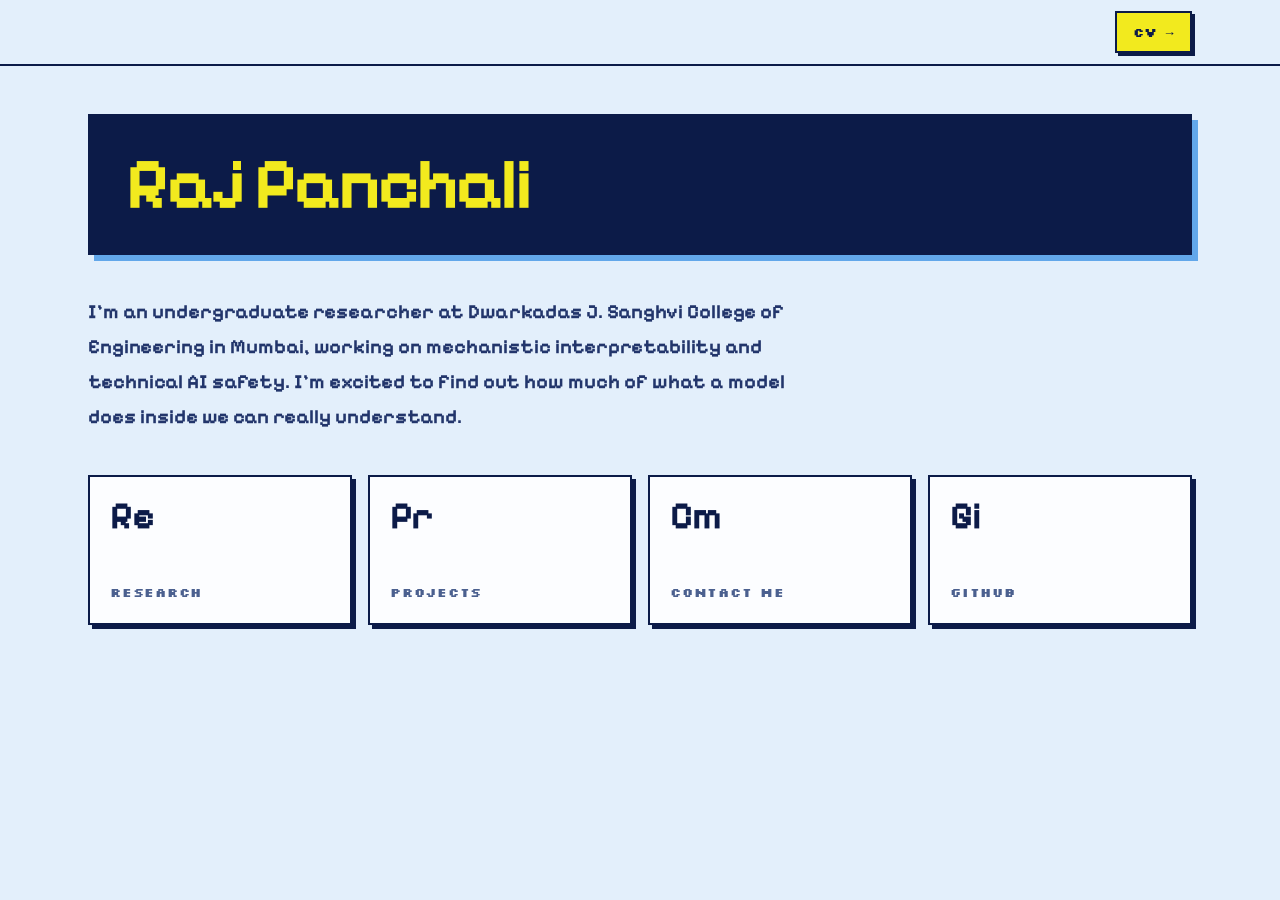
<file: index.html>
<!doctype html>
<html lang="en">
<head>
<meta charset="utf-8">
<meta name="viewport" content="width=device-width, initial-scale=1">
<title>Raj Panchali</title>
<meta name="description" content="Raj Panchali — undergraduate researcher in mechanistic interpretability and technical AI safety.">
<link rel="preconnect" href="https://fonts.googleapis.com">
<link rel="preconnect" href="https://fonts.gstatic.com" crossorigin>
<link rel="stylesheet" href="https://fonts.googleapis.com/css2?family=Pixelify+Sans:wght@400..700&family=Silkscreen:wght@400;700&display=swap">
<link rel="stylesheet" href="style.css">
</head>
<body class="is-home">

<header class="topbar">
  <div class="wrap">
    <a class="cv-btn" href="cv.pdf">
      <span>CV</span>
      <span aria-hidden="true">&rarr;</span>
    </a>
  </div>
</header>

<main>
  <div class="wrap">

    <div class="home-banner">
      <h1>Ra<span class="dotj">j</span> Panchali</h1>
    </div>

    <p class="intro">
      I'm an undergraduate researcher at Dwarkadas J. Sanghvi College of Engineering in Mumbai,
      working on mechanistic interpretability and technical AI safety. I'm excited to find out how
      much of what a model does inside we can really understand.
    </p>

    <nav class="home-grid">
      <a href="research.html">
        <span class="tile-abbr">Re</span>
        <span class="tile-label">research</span>
      </a>
      <a href="projects.html">
        <span class="tile-abbr">Pr</span>
        <span class="tile-label">projects</span>
      </a>
      <a href="contact.html">
        <span class="tile-abbr">Cm</span>
        <span class="tile-label">contact me</span>
      </a>
      <a href="https://github.com/slickdog99" rel="noopener noreferrer" target="_blank">
        <span class="tile-abbr">Gi</span>
        <span class="tile-label">github</span>
      </a>
    </nav>

  </div>
</main>

<script src="site.js"></script>
</body>
</html>
</file>
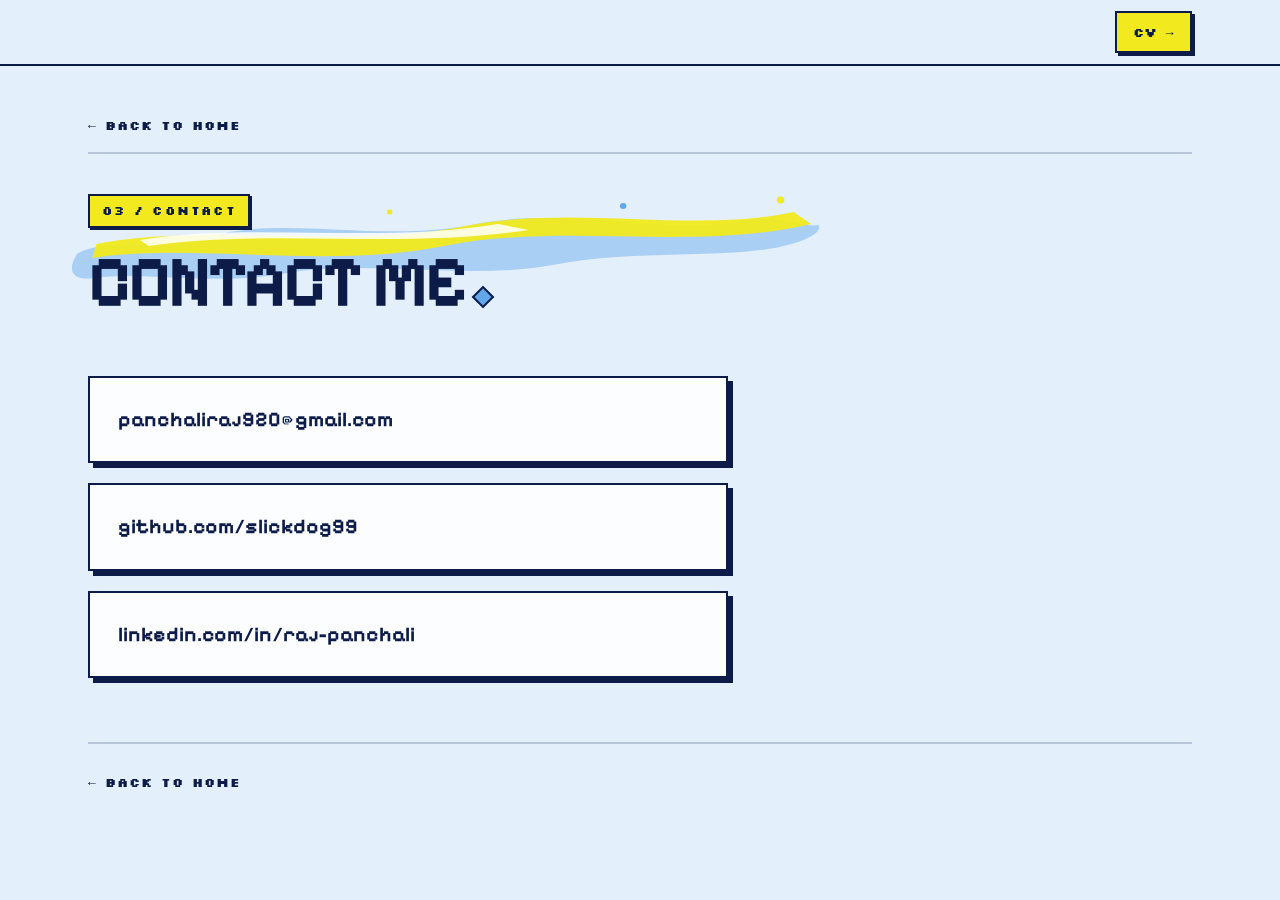
<file: contact.html>
<!doctype html>
<html lang="en">
<head>
<meta charset="utf-8">
<meta name="viewport" content="width=device-width, initial-scale=1">
<title>Contact — Raj Panchali</title>
<meta name="description" content="Get in touch with Raj Panchali — email, GitHub, and CV.">
<link rel="preconnect" href="https://fonts.googleapis.com">
<link rel="preconnect" href="https://fonts.gstatic.com" crossorigin>
<link rel="stylesheet" href="https://fonts.googleapis.com/css2?family=Pixelify+Sans:wght@400..700&family=Silkscreen:wght@400;700&display=swap">
<link rel="stylesheet" href="style.css">
</head>
<body>

<header class="topbar">
  <div class="wrap">
    <a class="cv-btn" href="cv.pdf">
      <span>CV</span>
      <span aria-hidden="true">&rarr;</span>
    </a>
  </div>
</header>

<main>
  <div class="wrap">

    <div class="crumb">
      <a href="index.html">&larr; Back to home</a>
    </div>

    <div class="page-head">
      <div class="stroke" aria-hidden="true">
        <svg viewBox="0 0 700 150" preserveAspectRatio="none" focusable="false">
          <path d="M12,88 C35,72 82,85 145,68 C210,51 295,77 380,58 C465,40 550,70 625,55 C660,48 682,62 695,59 C698,64 690,72 670,78 C615,95 530,82 450,99 C370,115 280,92 200,108 C135,120 75,105 28,112 C8,115 2,105 12,88 Z" fill="#62A7EA" fill-opacity="0.45"/>
          <path d="M30,78 C130,56 260,84 370,60 C470,38 580,68 672,46 L688,58 C580,86 460,56 350,80 C240,104 120,76 26,92 Z" fill="#F2EA1E" fill-opacity="0.95"/>
          <path d="M70,74 C170,56 290,78 400,58 L428,64 C308,84 188,62 78,80 Z" fill="#FFFFFF" fill-opacity="0.85"/>
          <circle cx="40" cy="58" r="3.2" fill="#F2EA1E"/>
          <circle cx="300" cy="46" r="2.5" fill="#F2EA1E"/>
          <circle cx="515" cy="40" r="3" fill="#62A7EA"/>
          <circle cx="660" cy="34" r="3.5" fill="#F2EA1E"/>
        </svg>
      </div>
      <span class="badge">03 / Contact</span>
      <h1>Contact me<span class="diamond" aria-hidden="true"></span></h1>
    </div>

    <div class="contact-list">
      <a href="mailto:panchaliraj920@gmail.com">panchaliraj920@gmail.com</a>
      <a href="https://github.com/slickdog99" rel="noopener noreferrer" target="_blank">github.com/slickdog99</a>
      <a href="https://www.linkedin.com/in/raj-panchali-b06a60346/" rel="noopener noreferrer" target="_blank">linkedin.com/in/raj-panchali</a>
    </div>

    <nav class="pagenav">
      <a href="index.html">&larr; Back to home</a>
    </nav>

  </div>
</main>

<script src="site.js"></script>
</body>
</html>
</file>
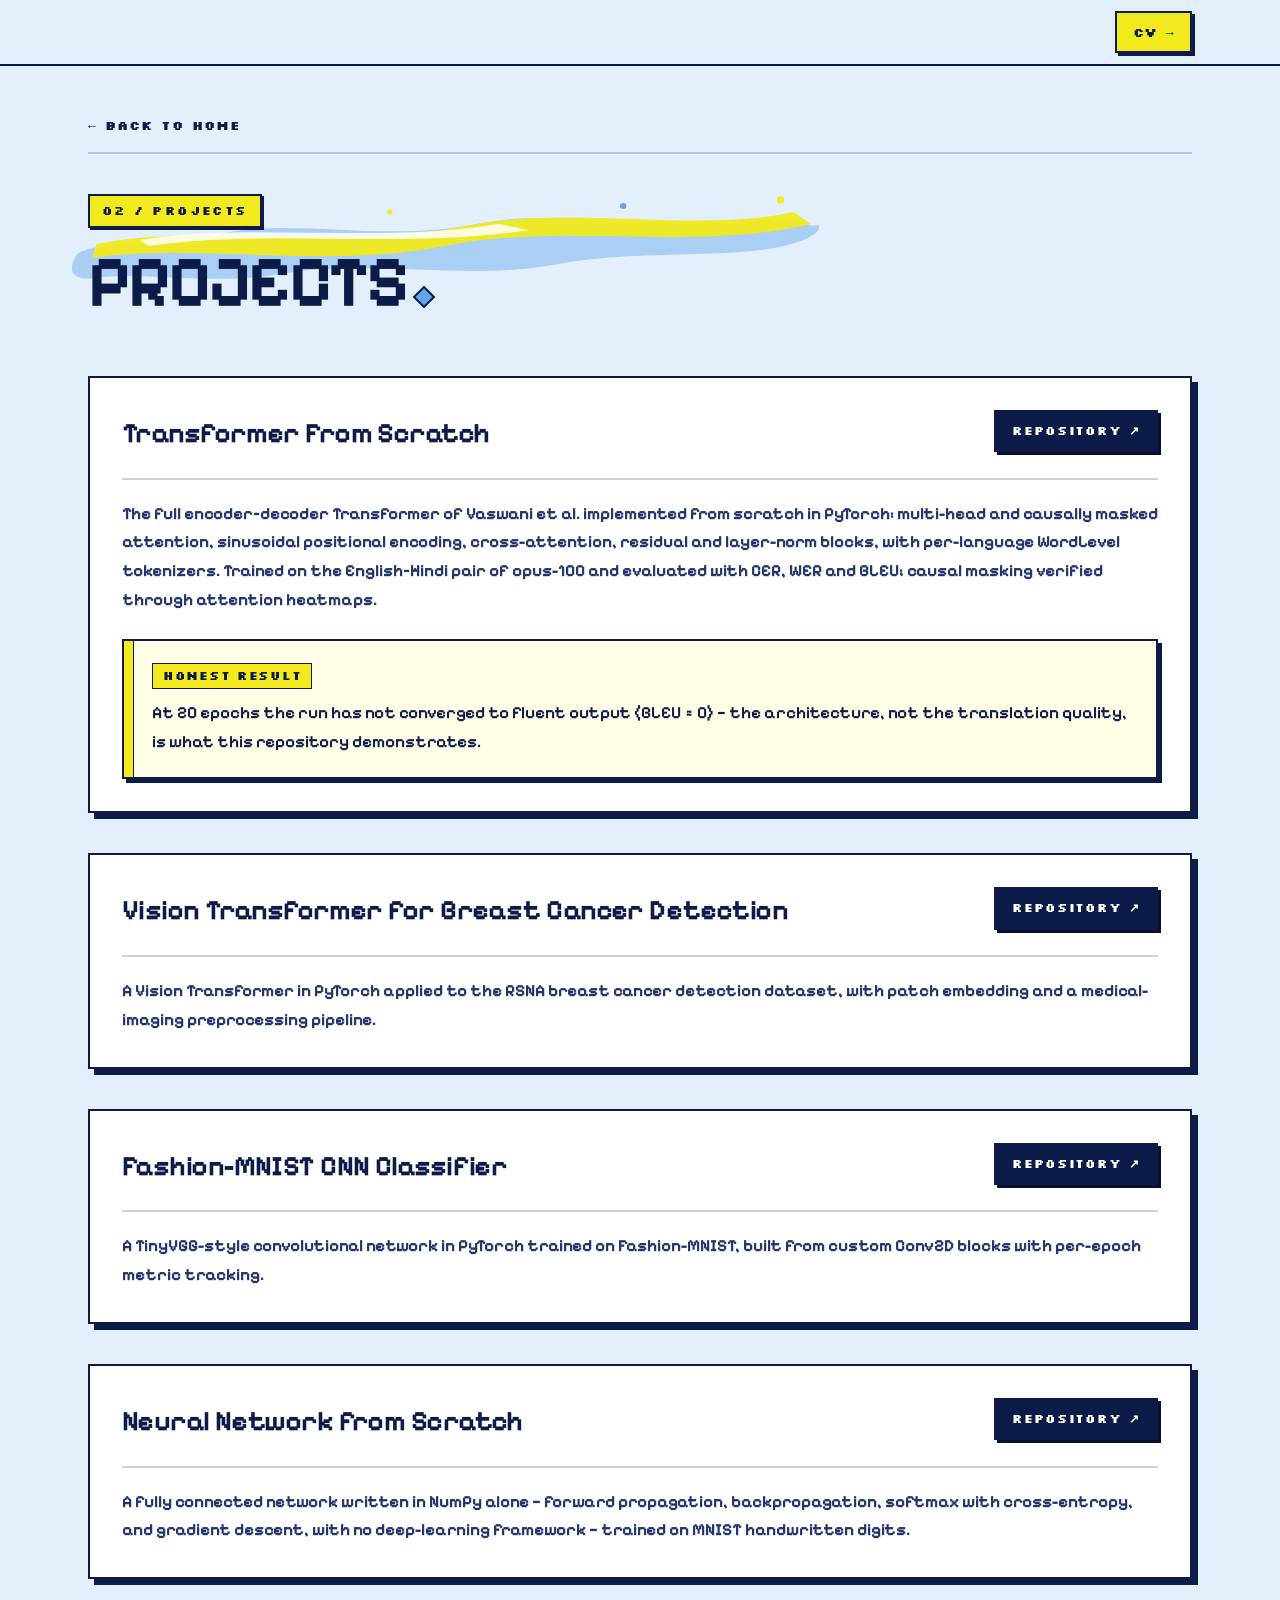
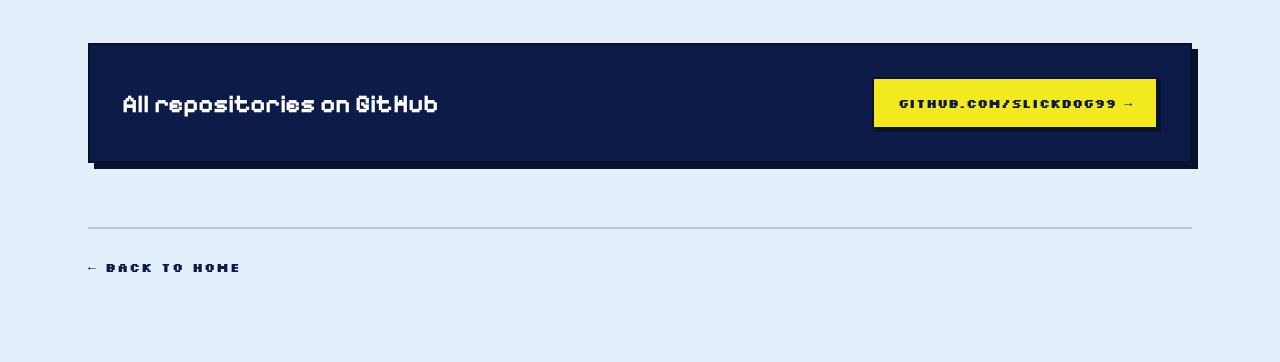
<file: projects.html>
<!doctype html>
<html lang="en">
<head>
<meta charset="utf-8">
<meta name="viewport" content="width=device-width, initial-scale=1">
<title>Projects — Raj Panchali</title>
<meta name="description" content="Code projects by Raj Panchali — Transformers, Vision Transformers, and networks built from scratch.">
<link rel="preconnect" href="https://fonts.googleapis.com">
<link rel="preconnect" href="https://fonts.gstatic.com" crossorigin>
<link rel="stylesheet" href="https://fonts.googleapis.com/css2?family=Pixelify+Sans:wght@400..700&family=Silkscreen:wght@400;700&display=swap">
<link rel="stylesheet" href="style.css">
</head>
<body>

<header class="topbar">
  <div class="wrap">
    <a class="cv-btn" href="cv.pdf">
      <span>CV</span>
      <span aria-hidden="true">&rarr;</span>
    </a>
  </div>
</header>

<main>
  <div class="wrap">

    <div class="crumb">
      <a href="index.html">&larr; Back to home</a>
    </div>

    <div class="page-head">
      <div class="stroke" aria-hidden="true">
        <svg viewBox="0 0 700 150" preserveAspectRatio="none" focusable="false">
          <path d="M12,88 C35,72 82,85 145,68 C210,51 295,77 380,58 C465,40 550,70 625,55 C660,48 682,62 695,59 C698,64 690,72 670,78 C615,95 530,82 450,99 C370,115 280,92 200,108 C135,120 75,105 28,112 C8,115 2,105 12,88 Z" fill="#62A7EA" fill-opacity="0.45"/>
          <path d="M30,78 C130,56 260,84 370,60 C470,38 580,68 672,46 L688,58 C580,86 460,56 350,80 C240,104 120,76 26,92 Z" fill="#F2EA1E" fill-opacity="0.95"/>
          <path d="M70,74 C170,56 290,78 400,58 L428,64 C308,84 188,62 78,80 Z" fill="#FFFFFF" fill-opacity="0.85"/>
          <circle cx="40" cy="58" r="3.2" fill="#F2EA1E"/>
          <circle cx="300" cy="46" r="2.5" fill="#F2EA1E"/>
          <circle cx="515" cy="40" r="3" fill="#62A7EA"/>
          <circle cx="660" cy="34" r="3.5" fill="#F2EA1E"/>
        </svg>
      </div>
      <span class="badge">02 / Projects</span>
      <h1>Projects<span class="diamond" aria-hidden="true"></span></h1>
    </div>

    <div class="proj-list">

      <article class="proj">
        <div class="proj-top">
          <h2>Transformer From Scratch</h2>
          <a class="repo-btn" href="https://github.com/slickdog99/Transformer-From-Scratch" rel="noopener noreferrer" target="_blank">
            Repository <span aria-hidden="true">&#8599;</span>
          </a>
        </div>
        <p>
          The full encoder&ndash;decoder Transformer of Vaswani et al. implemented from scratch in
          PyTorch: multi-head and causally masked attention, sinusoidal positional encoding,
          cross-attention, residual and layer-norm blocks, with per-language WordLevel tokenizers.
          Trained on the English&ndash;Hindi pair of opus-100 and evaluated with CER, WER and BLEU;
          causal masking verified through attention heatmaps.
        </p>
        <div class="audit">
          <span class="k">Honest result</span>
          <p>
            At 20 epochs the run has not converged to fluent output (BLEU &asymp; 0) &mdash; the
            architecture, not the translation quality, is what this repository demonstrates.
          </p>
        </div>
      </article>

      <article class="proj">
        <div class="proj-top">
          <h2>Vision Transformer for Breast Cancer Detection</h2>
          <a class="repo-btn" href="https://github.com/slickdog99/Vision-Transformer-Breast-Cancer-Detection" rel="noopener noreferrer" target="_blank">
            Repository <span aria-hidden="true">&#8599;</span>
          </a>
        </div>
        <p>
          A Vision Transformer in PyTorch applied to the RSNA breast cancer detection dataset,
          with patch embedding and a medical-imaging preprocessing pipeline.
        </p>
      </article>

      <article class="proj">
        <div class="proj-top">
          <h2>Fashion-MNIST CNN Classifier</h2>
          <a class="repo-btn" href="https://github.com/slickdog99/FashionMNIST-CNN-Classifier" rel="noopener noreferrer" target="_blank">
            Repository <span aria-hidden="true">&#8599;</span>
          </a>
        </div>
        <p>
          A TinyVGG-style convolutional network in PyTorch trained on Fashion-MNIST, built from
          custom Conv2D blocks with per-epoch metric tracking.
        </p>
      </article>

      <article class="proj">
        <div class="proj-top">
          <h2>Neural Network from Scratch</h2>
          <a class="repo-btn" href="https://github.com/slickdog99/neural-network-101" rel="noopener noreferrer" target="_blank">
            Repository <span aria-hidden="true">&#8599;</span>
          </a>
        </div>
        <p>
          A fully connected network written in NumPy alone &mdash; forward propagation,
          backpropagation, softmax with cross-entropy, and gradient descent, with no deep-learning
          framework &mdash; trained on MNIST handwritten digits.
        </p>
      </article>

    </div>

    <section class="repo-banner">
      <h2>All repositories on GitHub</h2>
      <a href="https://github.com/slickdog99" rel="noopener noreferrer" target="_blank">
        github.com/slickdog99 <span aria-hidden="true">&rarr;</span>
      </a>
    </section>

    <nav class="pagenav">
      <a href="index.html">&larr; Back to home</a>
    </nav>

  </div>
</main>

<script src="site.js"></script>
</body>
</html>
</file>
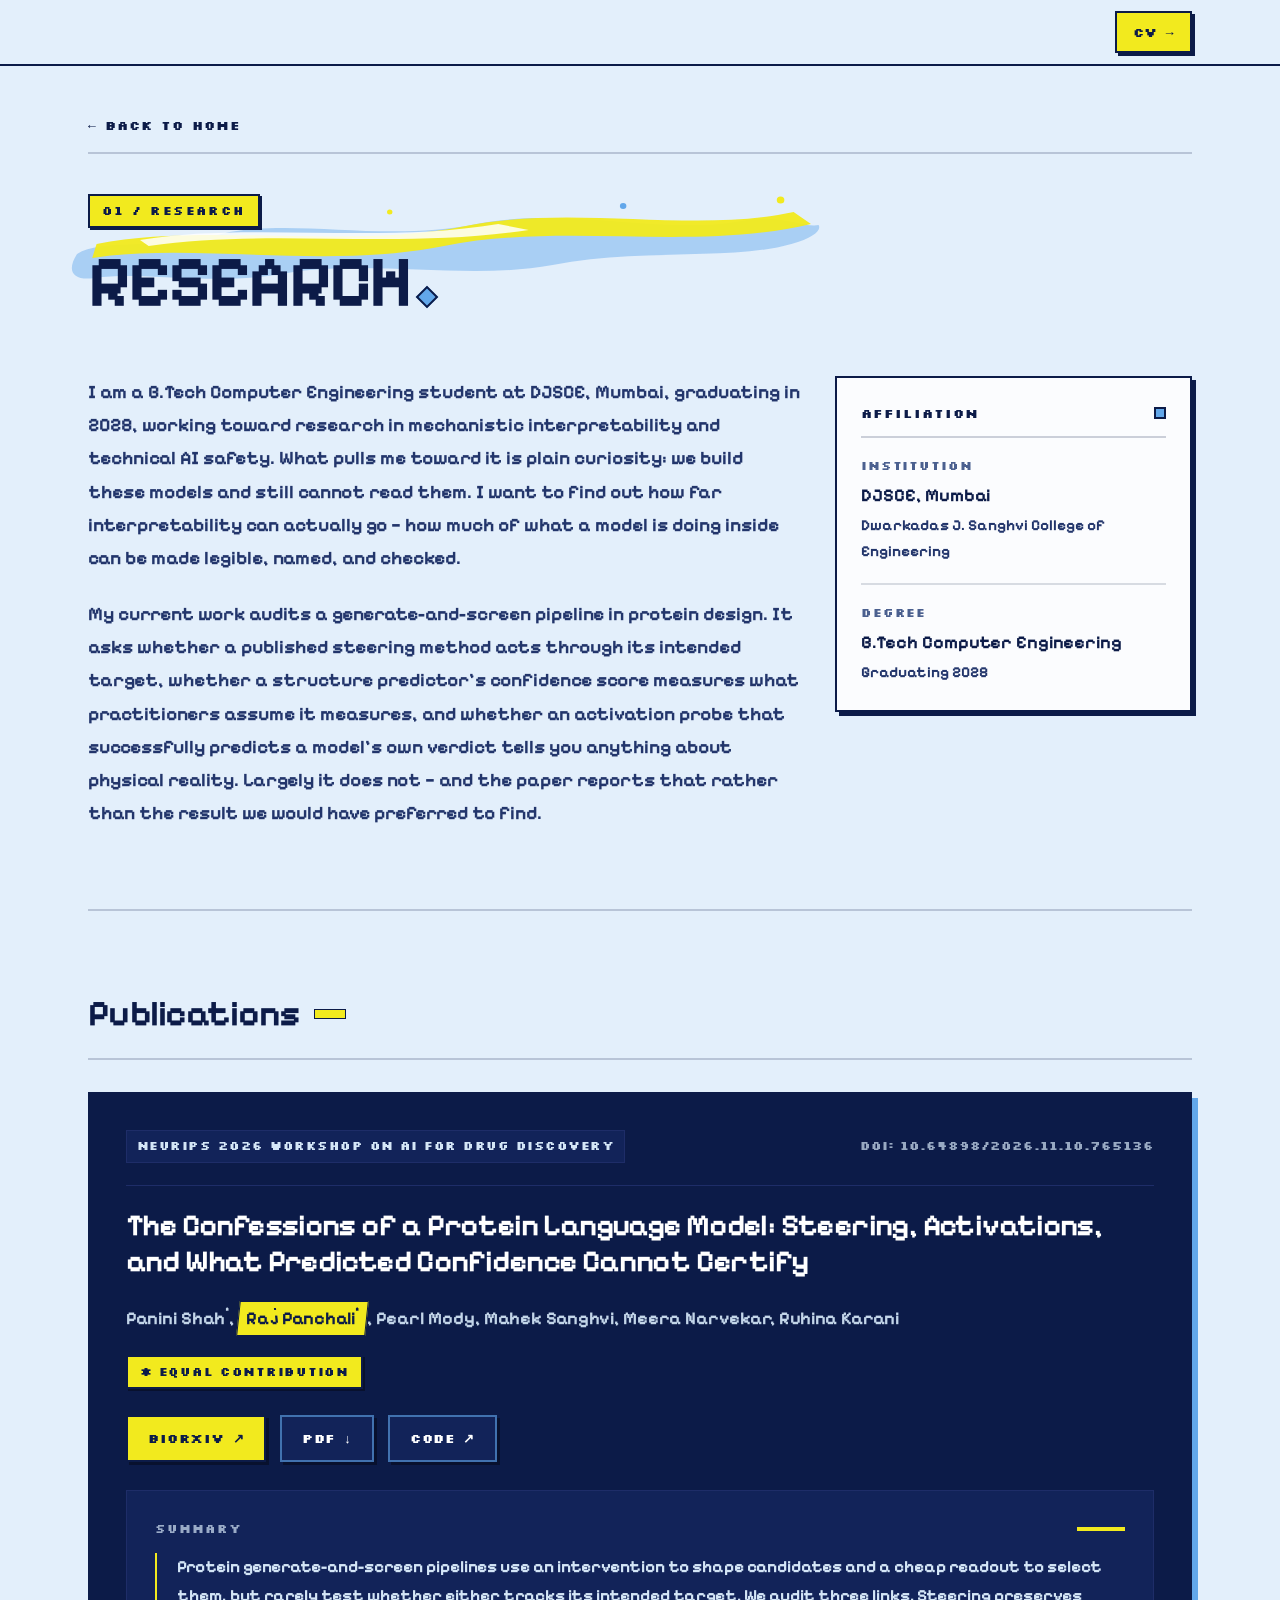
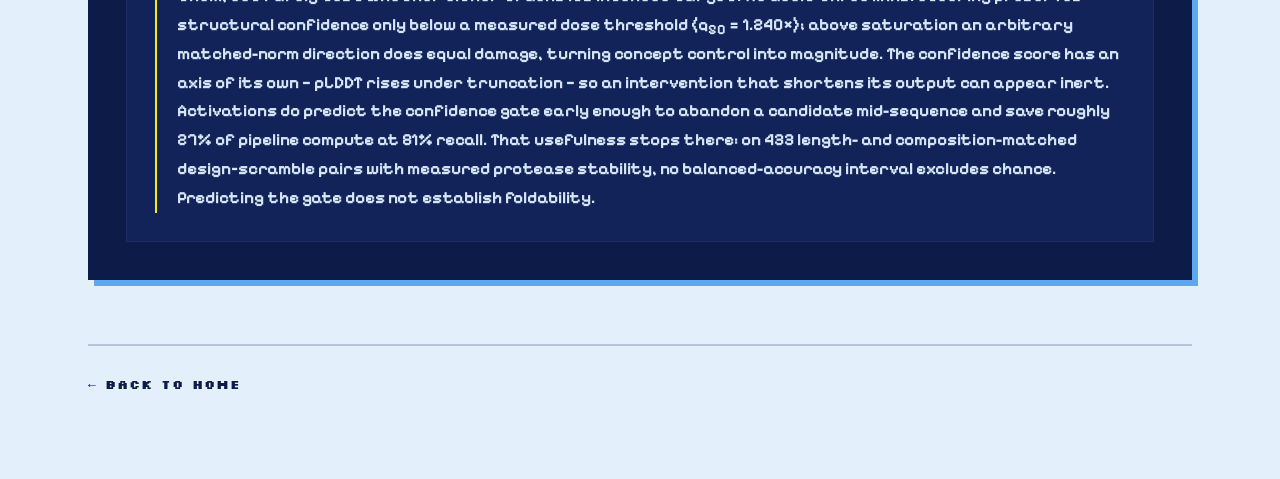
<file: research.html>
<!doctype html>
<html lang="en">
<head>
<meta charset="utf-8">
<meta name="viewport" content="width=device-width, initial-scale=1">
<title>Research — Raj Panchali</title>
<meta name="description" content="Research and publications of Raj Panchali — mechanistic interpretability and technical AI safety.">
<link rel="preconnect" href="https://fonts.googleapis.com">
<link rel="preconnect" href="https://fonts.gstatic.com" crossorigin>
<link rel="stylesheet" href="https://fonts.googleapis.com/css2?family=Pixelify+Sans:wght@400..700&family=Silkscreen:wght@400;700&display=swap">
<link rel="stylesheet" href="style.css">
</head>
<body>

<header class="topbar">
  <div class="wrap">
    <a class="cv-btn" href="cv.pdf">
      <span>CV</span>
      <span aria-hidden="true">&rarr;</span>
    </a>
  </div>
</header>

<main>
  <div class="wrap">

    <div class="crumb">
      <a href="index.html">&larr; Back to home</a>
    </div>

    <div class="page-head">
      <div class="stroke" aria-hidden="true">
        <svg viewBox="0 0 700 150" preserveAspectRatio="none" focusable="false">
          <path d="M12,88 C35,72 82,85 145,68 C210,51 295,77 380,58 C465,40 550,70 625,55 C660,48 682,62 695,59 C698,64 690,72 670,78 C615,95 530,82 450,99 C370,115 280,92 200,108 C135,120 75,105 28,112 C8,115 2,105 12,88 Z" fill="#62A7EA" fill-opacity="0.45"/>
          <path d="M30,78 C130,56 260,84 370,60 C470,38 580,68 672,46 L688,58 C580,86 460,56 350,80 C240,104 120,76 26,92 Z" fill="#F2EA1E" fill-opacity="0.95"/>
          <path d="M70,74 C170,56 290,78 400,58 L428,64 C308,84 188,62 78,80 Z" fill="#FFFFFF" fill-opacity="0.85"/>
          <circle cx="40" cy="58" r="3.2" fill="#F2EA1E"/>
          <circle cx="300" cy="46" r="2.5" fill="#F2EA1E"/>
          <circle cx="515" cy="40" r="3" fill="#62A7EA"/>
          <circle cx="660" cy="34" r="3.5" fill="#F2EA1E"/>
        </svg>
      </div>
      <span class="badge">01 / Research</span>
      <h1>Research<span class="diamond" aria-hidden="true"></span></h1>
    </div>

    <section class="split">
      <div class="prose">
        <p>
          I am a B.Tech Computer Engineering student at DJSCE, Mumbai, graduating in 2028, working
          toward research in mechanistic interpretability and technical AI safety. What pulls me
          toward it is plain curiosity: we build these models and still cannot read them. I want to
          find out how far interpretability can actually go &mdash; how much of what a model is doing
          inside can be made legible, named, and checked.
        </p>
        <p>
          My current work audits a generate-and-screen pipeline in protein design. It asks whether a
          published steering method acts through its intended target, whether a structure predictor's
          confidence score measures what practitioners assume it measures, and whether an activation
          probe that successfully predicts a model's own verdict tells you anything about physical
          reality. Largely it does not &mdash; and the paper reports that rather than the result we
          would have preferred to find.
        </p>
      </div>

      <aside class="sidecard">
        <h2><span>Affiliation</span><span class="chip" aria-hidden="true"></span></h2>
        <div class="field">
          <span class="k">Institution</span>
          <p class="v">DJSCE, Mumbai</p>
          <p class="sub">Dwarkadas J. Sanghvi College of Engineering</p>
        </div>
        <div class="field">
          <span class="k">Degree</span>
          <p class="v">B.Tech Computer Engineering</p>
          <p class="sub">Graduating 2028</p>
        </div>
      </aside>
    </section>

    <section>
      <div class="sec-head">
        <h2>Publications</h2>
        <span class="bar" aria-hidden="true"></span>
      </div>

      <article class="pub-card">
        <div class="pub-meta">
          <span class="pub-venue">NeurIPS 2026 Workshop on AI for Drug Discovery</span>
          <span class="pub-doi">DOI: 10.64898/2026.11.10.765136</span>
        </div>

        <h3>
          <a href="https://doi.org/10.64898/2026.11.10.765136" rel="noopener noreferrer" target="_blank">The Confessions of a Protein Language Model: Steering, Activations, and What Predicted Confidence Cannot Certify</a>
        </h3>

        <p class="authors">
          Panini Shah<sup>*</sup>,
          <span class="me"><span><strong>Ra<span class="dotj">j</span> Panchali</strong><sup>*</sup></span></span>,
          Pearl Mody, Mahek Sanghvi, Meera Narvekar, Ruhina Karani
        </p>

        <p class="equal"><span aria-hidden="true">*</span><span>Equal contribution</span></p>

        <p class="pub-links">
          <a class="primary" href="https://doi.org/10.64898/2026.11.10.765136" rel="noopener noreferrer" target="_blank">bioRxiv <span aria-hidden="true">&#8599;</span></a>
          <a href="https://www.biorxiv.org/content/10.64898/2026.11.10.765136v1.full.pdf" rel="noopener noreferrer" target="_blank">PDF <span aria-hidden="true">&darr;</span></a>
          <a href="https://github.com/paninishah/plm-steering-audit" rel="noopener noreferrer" target="_blank">code <span aria-hidden="true">&#8599;</span></a>
        </p>

        <div class="pub-abstract">
          <div class="k"><span>Summary</span><span class="bar" aria-hidden="true"></span></div>
          <blockquote>
            Protein generate-and-screen pipelines use an intervention to shape candidates and a cheap
            readout to select them, but rarely test whether either tracks its intended target. We audit
            three links. Steering preserves structural confidence only below a measured dose threshold
            (&alpha;<sub>50</sub> = 1.240&times;); above saturation an arbitrary matched-norm direction
            does equal damage, turning concept control into magnitude. The confidence score has an axis
            of its own &mdash; pLDDT rises under truncation &mdash; so an intervention that shortens its
            output can appear inert. Activations do predict the confidence gate early enough to abandon
            a candidate mid-sequence and save roughly 27% of pipeline compute at 81% recall. That
            usefulness stops there: on 433 length- and composition-matched design&ndash;scramble pairs
            with measured protease stability, no balanced-accuracy interval excludes chance. Predicting
            the gate does not establish foldability.
          </blockquote>
        </div>
      </article>
    </section>

    <nav class="pagenav">
      <a href="index.html">&larr; Back to home</a>
    </nav>

  </div>
</main>

<script src="site.js"></script>
</body>
</html>
</file>
<file: style.css>
/* ============================================================
   Raj Panchali — site styles
   Layout adapted from the Stitch "Glacier 60 / Navy 30 / Lemon 10"
   designs; all copy comes from content.md.

   PALETTE
     ice      #E3EFFB   pale glacier canvas  (60%)
     navy     #0C1B48   structure and text   (30%)
     lemon    #F2EA1E   single accent        (10%)
     glacier  #62A7EA   secondary accent
   ============================================================ */

:root {
  --ice:         #E3EFFB;
  --ice-surface: #D9EAF8;
  --ice-text:    #D4E6F7;
  --navy:        #0C1B48;
  --navy-deep:   #08112E;
  --navy-surface:#122359;
  --navy-high:   #182C6E;
  --navy-border: #1E2D68;
  --glacier:     #62A7EA;
  --glacier-dk:  #0164A3;
  --lemon:       #F2EA1E;

  --text:        #0C1B48;
  --text-2:      #22356B;
  --muted:       #4B608F;
  --rule:        rgba(12, 27, 72, 0.2);
  --hair:        rgba(12, 27, 72, 0.15);

  /* pixel type, set bold throughout */
  --display: "Pixelify Sans", "Courier New", monospace;
  --body:    "Pixelify Sans", "Courier New", monospace;
  --mono:    "Silkscreen", "Courier New", monospace;

  --wrap: 72rem;
}

*, *::before, *::after { box-sizing: border-box; }

html { -webkit-text-size-adjust: 100%; scroll-behavior: smooth; }

body {
  margin: 0;
  min-height: 100vh;
  background: var(--ice);
  color: var(--text);
  font-family: var(--body);
  font-size: 17px;
  font-weight: 700;
  line-height: 1.7;
  overflow-x: hidden;
  /* keep the pixel grid crisp rather than blurred by antialiasing */
  -webkit-font-smoothing: none;
  font-smooth: never;
  /* Pixelify's fi/fl ligatures read as other letters at this size */
  font-variant-ligatures: none;
  -webkit-font-variant-ligatures: none;
}

/* Pixelify Sans draws its lowercase j without a tittle, so "raj" reads
   as "raʋ". Paint one on.

   The numbers come from the font itself, measured at 150px: the j's stem
   occupies x 49–67 and the i's tittle sits at y −96 from the baseline and
   is 18px square. With an ascent of 138, that puts the dot 0.28em below
   the inline box's top, 0.3267em in from its left, 0.12em square — the
   same pixel grid the typeface uses, so it scales with font-size. */
.dotj { position: relative; }
.dotj::after {
  content: "";
  position: absolute;
  left: var(--jx, 0.3267em);
  top: var(--jy, 0.28em);
  width: var(--jd, 0.12em);
  height: var(--jd, 0.12em);
  background: currentColor;
}

/* pixel faces carry their own width; tighten the wide tracking
   that was tuned for Space Mono labels */
.crumb a,
.pagenav a,
.badge,
.tile-label,
.cv-btn,
.repo-btn,
.equal,
.pub-venue,
.pub-doi,
.sidecard h2,
.field .k,
.pub-abstract .k,
.audit .k,
.repo-banner a { letter-spacing: 0; }

/* Silkscreen sits small on the em; nudge the label sizes up */
.crumb a, .pagenav a, .cv-btn { font-size: 0.875rem; }
.badge, .field .k, .pub-abstract .k, .audit .k, .pub-venue, .pub-doi, .repo-btn { font-size: 0.8125rem; }

p { margin: 0 0 1.05rem; }
p:last-child { margin-bottom: 0; }

strong { font-weight: 700; }
sub, sup { line-height: 0; }

.wrap {
  width: 100%;
  max-width: var(--wrap);
  margin: 0 auto;
  padding: 0 24px;
}

/* ============================================================
   TOP BAR
   ============================================================ */

.topbar {
  position: sticky;
  top: 0;
  z-index: 50;
  background: rgba(227, 239, 251, 0.92);
  backdrop-filter: blur(8px);
  -webkit-backdrop-filter: blur(8px);
  border-bottom: 2px solid var(--navy);
}

.topbar .wrap {
  display: flex;
  align-items: center;
  justify-content: flex-end;
  height: 64px;
}







.cv-btn {
  display: inline-flex;
  align-items: center;
  gap: 8px;
  flex: none;
  background: var(--lemon);
  color: var(--navy);
  border: 2px solid var(--navy);
  box-shadow: 3px 3px 0 var(--navy);
  padding: 8px 16px;
  font-family: var(--mono);
  font-size: 0.8125rem;
  font-weight: 700;
  letter-spacing: 0.04em;
  text-decoration: none;
  transition: background 0.15s ease, box-shadow 0.15s ease;
}
.cv-btn:hover {
  background: #fff;
  box-shadow: 4px 4px 0 var(--glacier);
}

/* ============================================================
   PAGE SHELL
   ============================================================ */

main { position: relative; z-index: 1; padding: 48px 0 80px; }

.crumb {
  display: flex;
  align-items: center;
  justify-content: space-between;
  gap: 16px;
  margin-bottom: 40px;
  padding-bottom: 16px;
  border-bottom: 2px solid var(--rule);
}

.crumb a {
  font-family: var(--mono);
  font-size: 0.8125rem;
  font-weight: 700;
  letter-spacing: 0.08em;
  text-transform: uppercase;
  text-decoration: none;
  color: var(--navy);
}
.crumb a:hover { color: var(--glacier-dk); text-decoration: underline; text-underline-offset: 4px; }

/* --- page heading with brushstroke --- */

.page-head { position: relative; margin-bottom: 56px; }

.stroke {
  position: absolute;
  top: -28px;
  left: -24px;
  width: min(100%, 760px);
  height: 150px;
  z-index: -1;
  pointer-events: none;
  user-select: none;
}
.stroke svg { display: block; width: 100%; height: 100%; }

.badge {
  display: inline-block;
  background: var(--lemon);
  color: var(--navy);
  border: 2px solid var(--navy);
  box-shadow: 2px 2px 0 var(--navy);
  padding: 5px 12px;
  margin-bottom: 18px;
  font-family: var(--mono);
  font-size: 0.75rem;
  font-weight: 700;
  letter-spacing: 0.12em;
  text-transform: uppercase;
}

h1 {
  margin: 0;
  font-family: var(--display);
  font-size: clamp(2.6rem, 8vw, 4.5rem);
  font-weight: 700;
  line-height: 1.02;
  letter-spacing: -0.04em;
  text-transform: uppercase;
  color: var(--navy);
}

.diamond {
  display: inline-block;
  width: 16px;
  height: 16px;
  margin-left: 10px;
  background: var(--glacier);
  border: 2px solid var(--navy);
  transform: rotate(45deg);
}

/* ============================================================
   HOME
   ============================================================ */

.home-banner {
  background: var(--navy);
  border: 2px solid var(--navy);
  box-shadow: 6px 6px 0 var(--glacier);
  padding: 2rem 2.25rem;
  margin-bottom: 2.5rem;
}
.home-banner h1 { color: var(--lemon); text-transform: none; }

.intro {
  font-size: 1.25rem;
  font-weight: 700;
  line-height: 1.75;
  max-width: 44rem;
  color: var(--text-2);
  margin: 0 0 2.5rem;
}

.home-grid {
  display: grid;
  grid-template-columns: repeat(4, minmax(0, 1fr));
  gap: 16px;
  margin-bottom: 2.5rem;
}

.home-grid a {
  display: flex;
  flex-direction: column;
  align-items: flex-start;
  justify-content: space-between;
  min-height: 150px;
  padding: 20px;
  background: rgba(255, 255, 255, 0.9);
  border: 2px solid var(--navy);
  box-shadow: 4px 4px 0 var(--navy);
  color: var(--navy);
  text-decoration: none;
  transition: transform 0.15s ease, box-shadow 0.15s ease;
}
.home-grid a:hover {
  transform: translateY(-2px);
  box-shadow: 5px 5px 0 var(--glacier);
}

.tile-abbr {
  font-family: var(--display);
  font-size: 2.4rem;
  font-weight: 700;
  line-height: 1;
  letter-spacing: -0.03em;
}

.tile-label {
  font-family: var(--mono);
  font-size: 0.8125rem;
  font-weight: 700;
  letter-spacing: 0.06em;
  color: var(--muted);
}


/* ============================================================
   RESEARCH
   ============================================================ */

.split {
  display: grid;
  grid-template-columns: 2fr 1fr;
  gap: 32px;
  align-items: start;
  margin-bottom: 72px;
  padding-bottom: 56px;
  border-bottom: 2px solid var(--rule);
}

.prose { font-size: 1.1875rem; font-weight: 700; line-height: 1.75; color: var(--text-2); }
.prose p { margin-bottom: 1.4rem; }

.prose a, .pub-abstract a {
  color: var(--navy);
  text-decoration: none;
  background: linear-gradient(var(--lemon), var(--lemon)) no-repeat;
  background-size: 100% 0.45em;
  background-position: 0 85%;
  padding: 0 2px;
}
.prose a:hover { background-size: 100% 100%; }

/* --- sidebar card --- */

.sidecard {
  background: rgba(255, 255, 255, 0.85);
  border: 2px solid var(--navy);
  box-shadow: 4px 4px 0 var(--navy);
  padding: 24px;
}

.sidecard h2 {
  display: flex;
  align-items: center;
  justify-content: space-between;
  margin: 0 0 18px;
  padding-bottom: 12px;
  border-bottom: 2px solid var(--rule);
  font-family: var(--mono);
  font-size: 0.8125rem;
  font-weight: 700;
  letter-spacing: 0.08em;
  text-transform: uppercase;
  color: var(--navy);
}
.sidecard h2 .chip {
  width: 12px; height: 12px;
  background: var(--glacier);
  border: 2px solid var(--navy);
}

.field + .field {
  margin-top: 18px;
  padding-top: 18px;
  border-top: 2px solid var(--hair);
}
.field .k {
  display: block;
  font-family: var(--mono);
  font-size: 0.75rem;
  font-weight: 700;
  letter-spacing: 0.08em;
  text-transform: uppercase;
  color: var(--muted);
}
.field .v {
  margin: 4px 0 0;
  font-family: var(--display);
  font-size: 1.125rem;
  font-weight: 700;
  color: var(--navy);
}
.field .sub { margin: 2px 0 0; font-size: 0.95rem; color: var(--text-2); }

/* ============================================================
   SECTION HEADINGS
   ============================================================ */

.sec-head {
  display: flex;
  align-items: center;
  gap: 14px;
  margin: 0 0 32px;
  padding-bottom: 14px;
  border-bottom: 2px solid var(--rule);
}
.sec-head h2 {
  margin: 0;
  font-family: var(--display);
  font-size: 2.25rem;
  font-weight: 700;
  letter-spacing: -0.02em;
  color: var(--navy);
}
.sec-head .bar {
  display: inline-block;
  width: 32px; height: 10px;
  background: var(--lemon);
  border: 1px solid var(--navy);
}

/* ============================================================
   PUBLICATION CARD
   ============================================================ */

.pub-card {
  background: var(--navy);
  color: #fff;
  border: 2px solid var(--navy);
  box-shadow: 6px 6px 0 var(--glacier);
  padding: 36px;
}

.pub-meta {
  display: flex;
  flex-wrap: wrap;
  align-items: center;
  gap: 12px;
  padding-bottom: 22px;
  margin-bottom: 22px;
  border-bottom: 1px solid var(--navy-border);
}
.pub-venue {
  font-family: var(--mono);
  font-size: 0.75rem;
  font-weight: 700;
  letter-spacing: 0.04em;
  background: var(--navy-surface);
  border: 1px solid var(--navy-border);
  color: var(--ice-text);
  padding: 5px 10px;
}
.pub-doi {
  margin-left: auto;
  font-family: var(--mono);
  font-size: 0.75rem;
  color: rgba(212, 230, 247, 0.7);
}

.pub-card h3 {
  margin: 0 0 20px;
  font-family: var(--display);
  font-size: 1.9rem;
  font-weight: 700;
  line-height: 1.2;
  letter-spacing: -0.02em;
}
.pub-card h3 a { color: #fff; text-decoration: none; }
.pub-card h3 a:hover { color: var(--lemon); }

.authors {
  margin: 0 0 20px;
  font-family: var(--display);
  font-size: 1.125rem;
  color: rgba(212, 230, 247, 0.92);
}
.authors .me {
  display: inline-block;
  background: var(--lemon);
  color: var(--navy);
  border: 1px solid var(--navy);
  font-weight: 700;
  padding: 1px 7px;
  transform: skewX(-6deg);
}
.authors .me span { display: inline-block; transform: skewX(6deg); }

.equal {
  display: inline-flex;
  align-items: center;
  gap: 6px;
  background: var(--lemon);
  color: var(--navy);
  border: 2px solid var(--navy);
  box-shadow: 2px 2px 0 var(--navy-deep);
  padding: 5px 12px;
  margin-bottom: 26px;
  font-family: var(--mono);
  font-size: 0.75rem;
  font-weight: 700;
  letter-spacing: 0.06em;
  text-transform: uppercase;
}

.pub-links {
  display: flex;
  flex-wrap: wrap;
  gap: 14px;
  margin-bottom: 28px;
}
.pub-links a {
  display: inline-flex;
  align-items: center;
  gap: 8px;
  padding: 10px 20px;
  font-family: var(--mono);
  font-size: 0.8125rem;
  font-weight: 700;
  letter-spacing: 0.04em;
  text-decoration: none;
  border: 2px solid rgba(98, 167, 234, 0.6);
  background: var(--navy-surface);
  color: #fff;
  box-shadow: 3px 3px 0 var(--navy-deep);
  transition: color 0.15s ease, border-color 0.15s ease;
}
.pub-links a:hover { border-color: var(--glacier); color: var(--glacier); }
.pub-links a.primary {
  background: var(--lemon);
  color: var(--navy);
  border-color: var(--navy);
}
.pub-links a.primary:hover { background: #fff; color: var(--navy); }

.pub-abstract {
  background: var(--navy-surface);
  border: 1px solid var(--navy-border);
  padding: 28px;
}
.pub-abstract .k {
  display: flex;
  align-items: center;
  justify-content: space-between;
  margin-bottom: 14px;
  font-family: var(--mono);
  font-size: 0.75rem;
  font-weight: 700;
  letter-spacing: 0.08em;
  text-transform: uppercase;
  color: rgba(212, 230, 247, 0.7);
}
.pub-abstract .k .bar { width: 48px; height: 4px; background: var(--lemon); }
.pub-abstract blockquote {
  margin: 0;
  padding-left: 20px;
  border-left: 2px solid var(--lemon);
  line-height: 1.7;
  color: var(--ice-text);
}

/* ============================================================
   PROJECTS
   ============================================================ */

.proj-list { display: flex; flex-direction: column; gap: 40px; }

.proj {
  background: #fff;
  border: 2px solid var(--navy);
  box-shadow: 6px 6px 0 var(--navy);
  padding: 32px;
}

.proj-top {
  display: flex;
  flex-wrap: wrap;
  align-items: flex-start;
  justify-content: space-between;
  gap: 16px;
  padding-bottom: 20px;
  margin-bottom: 20px;
  border-bottom: 2px solid var(--rule);
}

.proj h2 {
  margin: 0;
  font-family: var(--display);
  font-size: 1.75rem;
  font-weight: 700;
  letter-spacing: -0.02em;
  color: var(--navy);
}

.repo-btn {
  display: inline-flex;
  align-items: center;
  gap: 8px;
  flex: none;
  background: var(--navy);
  color: #fff;
  border: 2px solid var(--navy);
  box-shadow: 3px 3px 0 var(--navy-deep);
  padding: 9px 16px;
  font-family: var(--mono);
  font-size: 0.75rem;
  font-weight: 700;
  letter-spacing: 0.06em;
  text-transform: uppercase;
  text-decoration: none;
  transition: background 0.15s ease, color 0.15s ease;
}
.repo-btn:hover { background: var(--lemon); color: var(--navy); }

.proj p { font-size: 1.0625rem; font-weight: 700; line-height: 1.7; color: var(--text-2); margin: 0; }

/* the honest-result note on Transformer From Scratch */
.audit {
  position: relative;
  margin-top: 24px;
  padding: 20px 20px 20px 28px;
  background: #FFFDE6;
  border: 2px solid var(--navy);
  box-shadow: 4px 4px 0 var(--navy);
}
.audit::before {
  content: "";
  position: absolute;
  left: 0; top: 0; bottom: 0;
  width: 10px;
  background: var(--lemon);
  border-right: 1px solid var(--navy);
}
.audit .k {
  display: inline-block;
  background: var(--lemon);
  border: 1px solid var(--navy);
  padding: 2px 10px;
  margin-bottom: 10px;
  font-family: var(--mono);
  font-size: 0.75rem;
  font-weight: 700;
  letter-spacing: 0.06em;
  text-transform: uppercase;
  color: var(--navy);
}
.audit p { color: var(--navy); font-weight: 600; }

/* --- all-repos banner --- */

.repo-banner {
  display: flex;
  flex-wrap: wrap;
  align-items: center;
  justify-content: space-between;
  gap: 20px;
  margin-top: 64px;
  padding: 32px;
  background: var(--navy);
  border: 2px solid var(--navy-deep);
  box-shadow: 6px 6px 0 var(--navy-deep);
}
.repo-banner h2 {
  margin: 0;
  font-family: var(--display);
  font-size: 1.6rem;
  font-weight: 700;
  color: #fff;
}
.repo-banner a {
  display: inline-flex;
  align-items: center;
  gap: 8px;
  flex: none;
  background: var(--lemon);
  color: var(--navy);
  border: 2px solid var(--navy-deep);
  box-shadow: 3px 3px 0 var(--navy-deep);
  padding: 13px 24px;
  font-family: var(--mono);
  font-size: 0.8125rem;
  font-weight: 700;
  text-decoration: none;
}
.repo-banner a:hover { background: #fff; }

/* ============================================================
   CONTACT
   ============================================================ */

.contact-list { display: flex; flex-direction: column; gap: 20px; max-width: 40rem; }

.contact-list a {
  display: block;
  padding: 24px 28px;
  background: rgba(255, 255, 255, 0.9);
  border: 2px solid var(--navy);
  box-shadow: 5px 5px 0 var(--navy);
  color: var(--navy);
  font-family: var(--display);
  font-size: 1.3rem;
  font-weight: 700;
  text-decoration: none;
  word-break: break-word;
  transition: background 0.15s ease, box-shadow 0.15s ease;
}
.contact-list a:hover { background: var(--lemon); box-shadow: 6px 6px 0 var(--glacier); }

/* ============================================================
   FOOT NAV
   ============================================================ */

.pagenav {
  margin-top: 64px;
  padding-top: 24px;
  border-top: 2px solid var(--rule);
}
.pagenav a {
  font-family: var(--mono);
  font-size: 0.8125rem;
  font-weight: 700;
  letter-spacing: 0.08em;
  text-transform: uppercase;
  text-decoration: none;
  color: var(--navy);
}
.pagenav a:hover { color: var(--glacier-dk); text-decoration: underline; text-underline-offset: 4px; }

/* ============================================================
   SMALL SCREENS
   ============================================================ */

@media (max-width: 900px) {
  .split { grid-template-columns: 1fr; gap: 28px; }
  .home-grid { grid-template-columns: repeat(2, minmax(0, 1fr)); }
}

@media (max-width: 760px) {
    }

@media (max-width: 560px) {
  body { font-size: 16.5px; }
  .wrap { padding: 0 16px; }
  .topbar .wrap { height: 68px; }
  .cv-btn { padding: 7px 12px; font-size: 0.75rem; }
  .cv-btn .full { display: none; }
  main { padding: 32px 0 56px; }
  .home-banner { padding: 1.4rem 1.4rem; }
  .intro { font-size: 1.1rem; }
  .pub-card, .proj { padding: 22px; }
  .pub-card h3 { font-size: 1.45rem; }
  .pub-doi { margin-left: 0; }
  .sec-head h2 { font-size: 1.7rem; }
  .proj h2 { font-size: 1.4rem; }
  .repo-banner { padding: 22px; }
}

@media (prefers-reduced-motion: reduce) {
  html { scroll-behavior: auto; }
  * { transition: none !important; }
}
</file>
